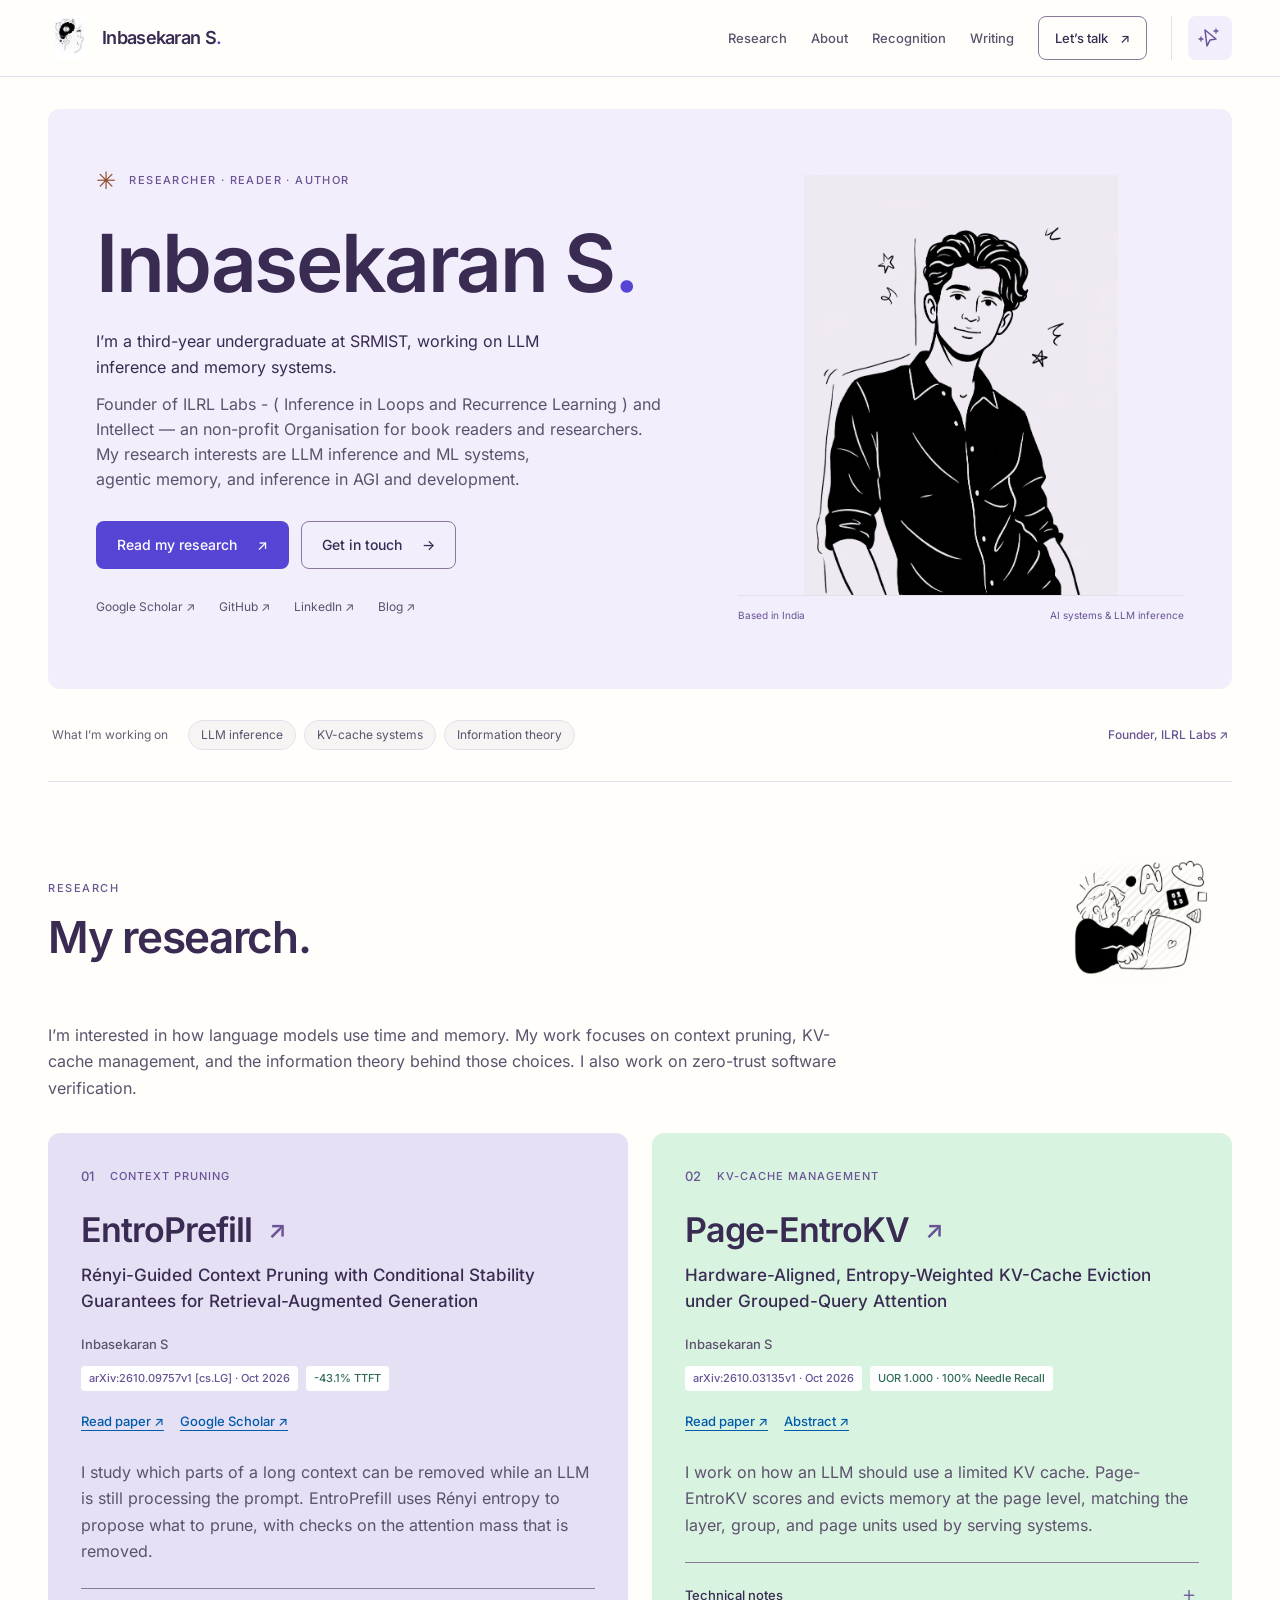
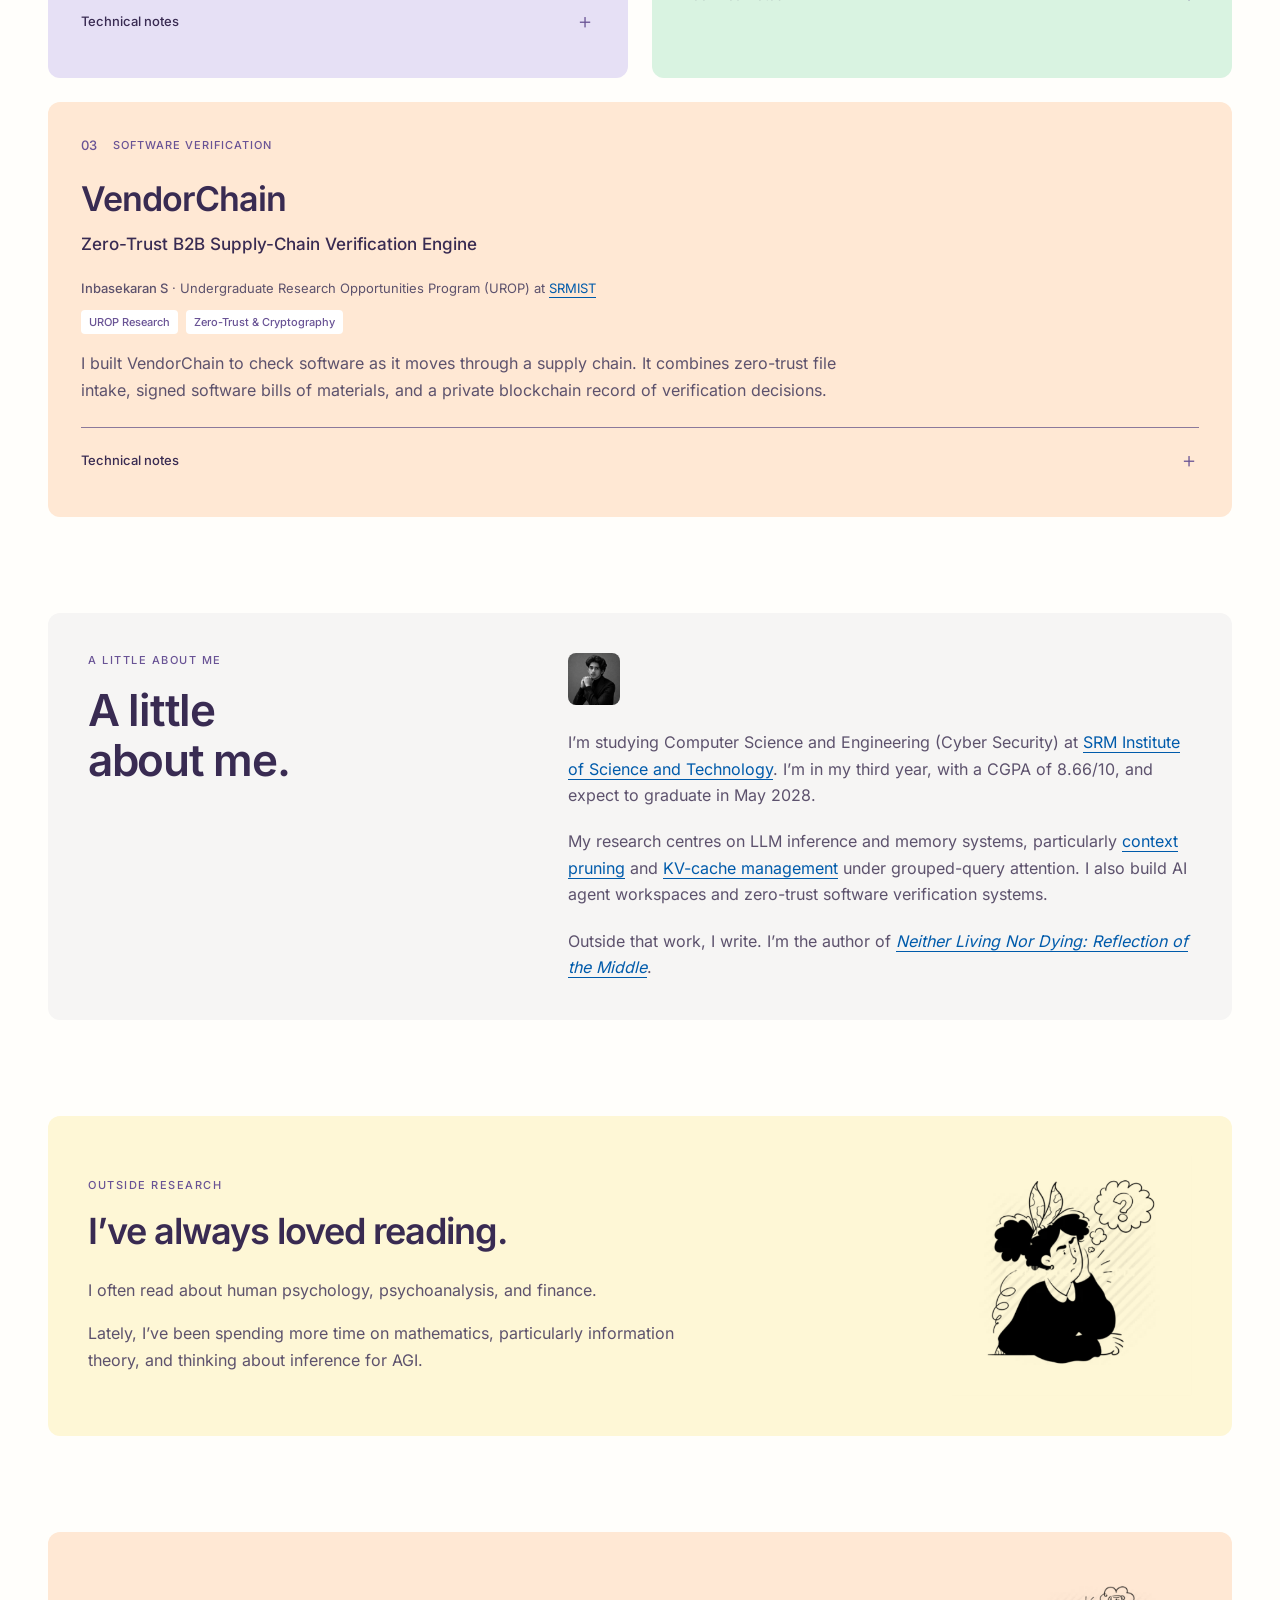
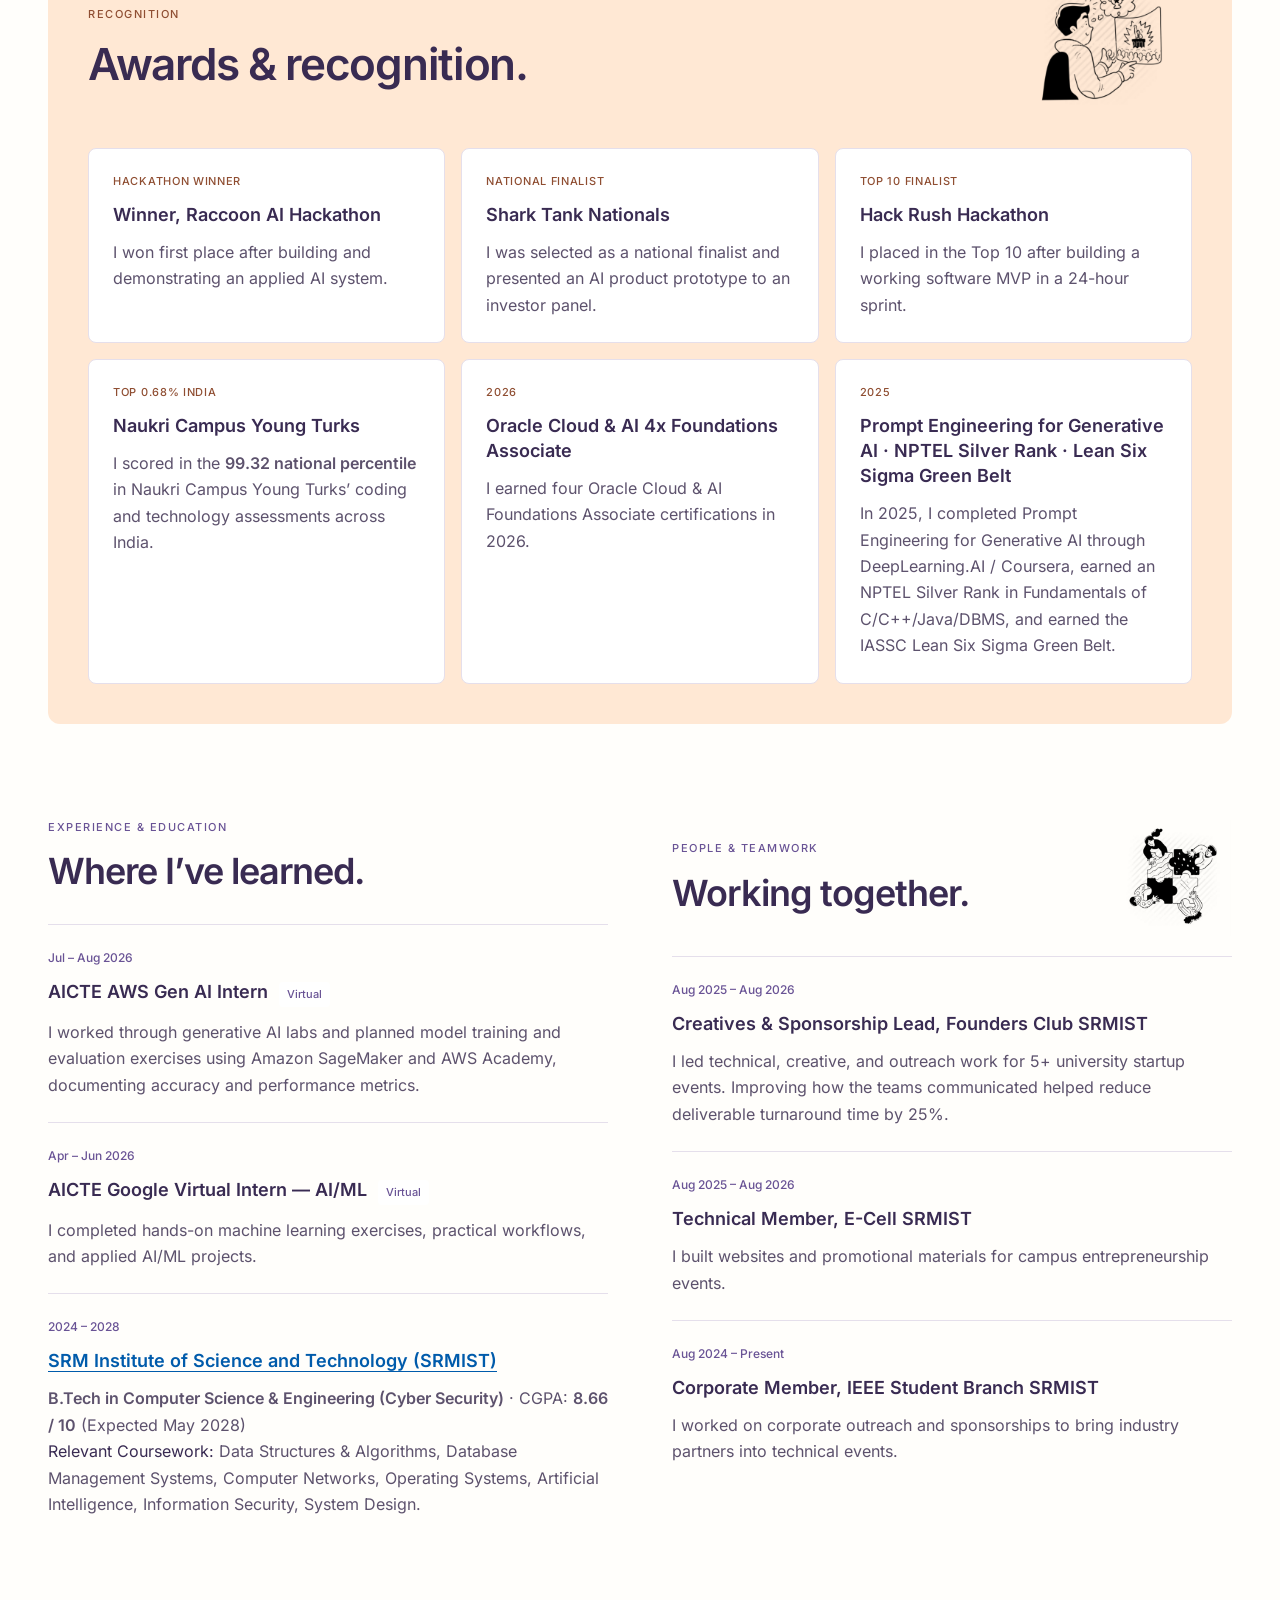
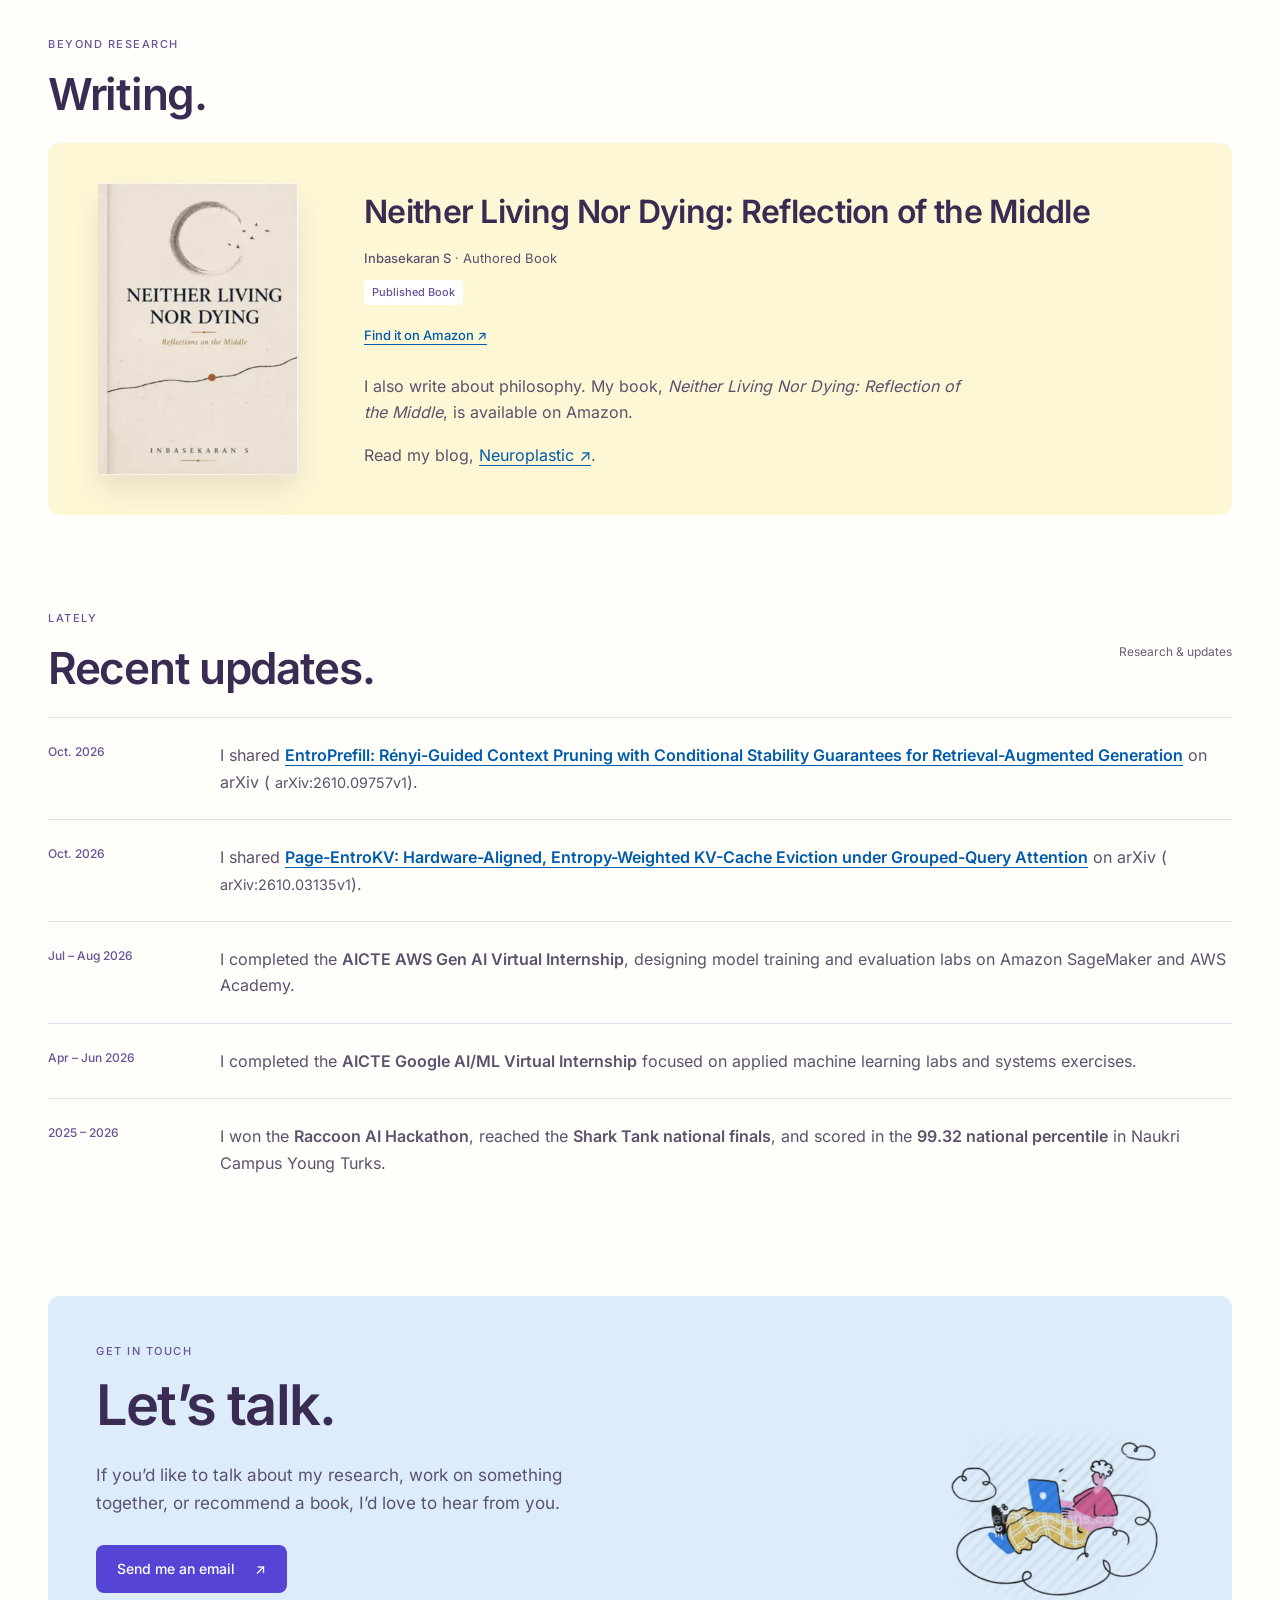
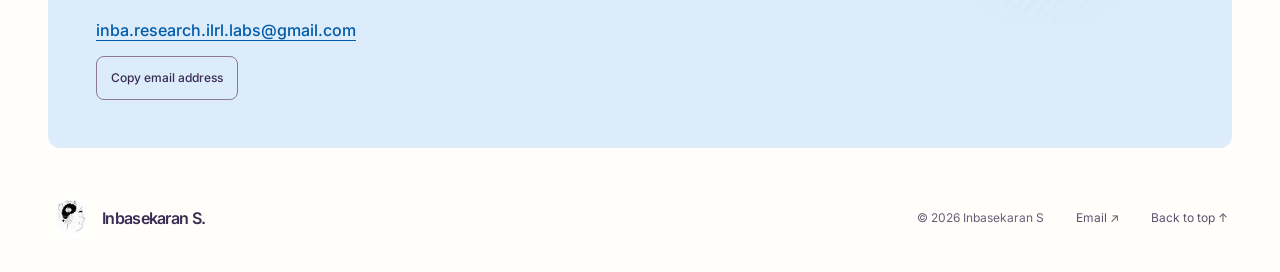
<file: index.html>
<!DOCTYPE html>
<html data-theme="light" lang="en">
<head>
<meta charset="utf-8"/>
<meta name="google-site-verification" content="I4Ww28groahnDkwj00NdUKUZlXDuy_X_5llXI1neSXU" />
<meta content="width=device-width, initial-scale=1.0" name="viewport"/>
<title> Inbasekaran S — AI Systems &amp; LLM Inference Researcher | inbasekaran.com </title>
<meta content="Personal academic and research portfolio of Inbasekaran S — Computer Science &amp; Engineering (Cyber Security) researcher at SRMIST focusing on LLM inference efficiency, Rényi-guided context pruning (EntroPrefill), hardware-aligned KV-cache management (Page-EntroKV), and zero-trust systems." name="description"/>
<link href="https://inbasekaran.com/" rel="canonical"/>
<link as="font" crossorigin="" href="assets/fonts/inter-600.woff2" rel="preload" type="font/woff2"/>
<link as="font" crossorigin="" href="assets/fonts/inter-400.woff2" rel="preload" type="font/woff2"/>
<link href="assets/studio.css?v=20261029-restored1" rel="stylesheet"/>
<link href="assets/brand/favicon-32.png" rel="icon" sizes="32x32" type="image/png"/>
<link href="assets/brand/favicon-64.png" rel="icon" sizes="64x64" type="image/png"/>
</head>
<body>
<a class="skip-link" href="#top">Skip to content</a>
<header class="site-header">
<div class="nav-container">
<a class="brand" href="#top"><img alt="" decoding="async" height="44" src="assets/brand/inbasekaran-mark.png" width="44"/> <span>Inbasekaran S<span class="brand-dot">.</span></span></a> <button aria-controls="primary-nav" aria-expanded="false" class="menu-toggle" type="button"> Menu <span aria-hidden="true"> ☰ </span> </button>
<nav aria-label="Primary navigation" class="nav-links" id="primary-nav">
<a href="#research">Research</a> <a href="#about">About</a> <a href="#awards">Recognition</a> <a href="#writing">Writing</a> <a class="nav-contact" href="#contact">Let’s talk <span aria-hidden="true"> ↗ </span></a>
</nav>
<div class="appearance-controls">
<button aria-label="Turn off cursor effect" aria-pressed="true" class="cursor-toggle" id="cursor-toggle" title="Turn off cursor effect" type="button"> <svg aria-hidden="true" fill="none" viewbox="0 0 24 24"> <path d="m7 4 11 9-6 1-3 6z" stroke="currentColor" stroke-linejoin="round" stroke-width="1.5"> </path> <path d="M18 3v4m-2-2h4M3 11v4m-2-2h4" stroke="currentColor" stroke-linecap="round" stroke-width="1.3"> </path> </svg> <span class="sr-only"> Cursor effect </span> </button>
</div>
</div>
</header>
<main id="top">
<section aria-labelledby="hero-heading" class="hero">
<div class="hero-copy">
<p class="hero-kicker">
<span aria-hidden="true" class="tiny-star"> ✳ </span> RESEARCHER · READER · AUTHOR 
</p>
<h1 id="hero-heading">
Inbasekaran S<span>.</span>
</h1>
<p class="hero-intro">
 I’m a third-year undergraduate at SRMIST, working on LLM inference and memory systems. 
</p>
 <p>
   Founder of ILRL Labs - ( Inference in Loops and Recurrence Learning ) and Intellect — an non-profit Organisation for book readers and researchers.
 </p>
<p class="hero-detail">
 My research interests are LLM inference and ML systems, agentic memory, and inference in AGI and development.
</p>
<div class="hero-actions">
<a class="button" href="#research">Read my research <span aria-hidden="true"> ↗ </span></a> <a class="button button-secondary" href="#contact">Get in touch <span aria-hidden="true"> → </span></a>
</div>
<div aria-label="Social profiles" class="social-row">
<a href="https://scholar.google.com/citations?user=kNn4OZIAAAAJ&amp;hl=en" rel="noopener" target="_blank">Google Scholar ↗</a> <a href="https://github.com/bruce12-glitch" rel="noopener" target="_blank">GitHub ↗</a> <a href="https://www.linkedin.com/in/inbasekaran-s-106a90383/" rel="noopener" target="_blank">LinkedIn ↗</a> <a href="https://bruce12-glitch.github.io/Neuroplastic/" rel="noopener" target="_blank">Blog ↗</a>
</div>
</div>
<div class="hero-visual">
<figure class="illustrated-profile">
<img alt="Hand-drawn portrait of Inbasekaran S" decoding="async" fetchpriority="high" height="1024" src="assets/studio/illustrated-portrait.png" width="765"/>
<figcaption>
<span> Based in India </span> <span> AI systems &amp; LLM inference </span>
</figcaption>
</figure>
</div>
</section>
<div class="focus-strip">
<span> What I’m working on </span>
<ul>
<li>
 LLM inference 
</li>
<li>
 KV-cache systems 
</li>
<li>
 Information theory 
</li>
</ul>
<a href="https://bruce12-glitch.github.io/ILRL-Labs/" rel="noopener" target="_blank">Founder, ILRL Labs ↗</a>
</div>
<section class="research-section" id="research">
<div class="section-heading">
<div>
<p class="eyebrow">
 Research 
</p>
<h2 class="section-title">
 My research. 
</h2>
</div>
<figure aria-hidden="true" class="section-art">
<img alt="" decoding="async" height="180" loading="lazy" src="assets/studio/research-sketch.png" width="200"/>
</figure>
</div>
<p class="section-subtitle">
 I’m interested in how language models use time and memory. My work focuses on context pruning, KV-cache management, and the information theory behind those choices. I also work on zero-trust software verification. 
</p>
<div class="entry-list">
<article class="entry-card project-1">
<div class="entry-body">
<p class="paper-category">
<span> 01 </span> CONTEXT PRUNING 
</p>
<h3 class="entry-title">
<a aria-label="Read EntroPrefill: Rényi-Guided Context Pruning with Conditional Stability Guarantees for Retrieval-Augmented Generation" href="https://arxiv.org/html/2610.09757v1" rel="noopener" target="_blank">EntroPrefill <span aria-hidden="true"> ↗ </span></a>
</h3>
<p class="paper-subtitle">
 Rényi-Guided Context Pruning with Conditional Stability Guarantees for Retrieval-Augmented Generation 
</p>
<div class="entry-authors">
<strong>Inbasekaran S</strong>
</div>
<div class="entry-meta">
<span class="badge"> arXiv:2610.09757v1 [cs.LG] · Oct 2026 </span> <span class="badge badge-highlight"> -43.1% TTFT </span> <span class="paper-links"> <a href="https://arxiv.org/html/2610.09757v1" rel="noopener" target="_blank">Read paper ↗</a> <a href="https://scholar.google.com/citations?user=kNn4OZIAAAAJ&amp;hl=en&amp;authuser=5" rel="noopener" target="_blank">Google Scholar ↗</a> </span>
</div>
<p class="entry-desc">
 I study which parts of a long context can be removed while an LLM is still processing the prompt. EntroPrefill uses Rényi entropy to propose what to prune, with checks on the attention mass that is removed. 
</p>
<details class="method-details">
<summary>
 Technical notes <span aria-hidden="true"> ＋ </span>
</summary>
<ul class="entry-bullets">
<li>
 I implemented a training-free context-pruning method that reduced time to first token (TTFT) by 43.1% in the reported experiments. 
</li>
<li>
 The scoring uses Order-2 Rényi entropy on GQA-pooled attention, alongside conditional transformer perturbation bounds. 
</li>
</ul>
</details>
</div>
</article>
<article class="entry-card project-2">
<div class="entry-body">
<p class="paper-category">
<span> 02 </span> KV-CACHE MANAGEMENT 
</p>
<h3 class="entry-title">
<a aria-label="Read Page-EntroKV: Hardware-Aligned, Entropy-Weighted KV-Cache Eviction under Grouped-Query Attention" href="https://arxiv.org/html/2610.03135v1" rel="noopener" target="_blank">Page-EntroKV <span aria-hidden="true"> ↗ </span></a>
</h3>
<p class="paper-subtitle">
 Hardware-Aligned, Entropy-Weighted KV-Cache Eviction under Grouped-Query Attention 
</p>
<div class="entry-authors">
<strong>Inbasekaran S</strong>
</div>
<div class="entry-meta">
<span class="badge"> arXiv:2610.03135v1 · Oct 2026 </span> <span class="badge badge-highlight"> UOR 1.000 · 100% Needle Recall </span> <span class="paper-links"> <a href="https://arxiv.org/html/2610.03135v1" rel="noopener" target="_blank">Read paper ↗</a> <a href="https://arxiv.org/abs/2610.03135" rel="noopener" target="_blank">Abstract ↗</a> </span>
</div>
<p class="entry-desc">
 I work on how an LLM should use a limited KV cache. Page-EntroKV scores and evicts memory at the page level, matching the layer, group, and page units used by serving systems. 
</p>
<details class="method-details">
<summary>
 Technical notes <span aria-hidden="true"> ＋ </span>
</summary>
<ul class="entry-bullets">
<li>
 The framework keeps the Union Overhead Ratio (UOR) at 1.000. Head-independent replay used up to 4.75×–5.1× as much cache on Qwen2.5-1.5B-Instruct. 
</li>
<li>
 It removes a 13× attention-sink masquerade and reaches 100% needle recall at a 20% KV budget in the reported test; arithmetic-mean pooling reaches 0%. 
</li>
<li>
 Page allocation uses Rényi-2 collision entropy and Hamilton–Hare largest-remainder rounding. 
</li>
</ul>
</details>
</div>
</article>
<article class="entry-card project-3">
<div class="entry-body">
<p class="paper-category">
<span> 03 </span> SOFTWARE VERIFICATION 
</p>
<h3 class="entry-title">
 VendorChain 
</h3>
<p class="paper-subtitle">
 Zero-Trust B2B Supply-Chain Verification Engine 
</p>
<div class="entry-authors">
<strong>Inbasekaran S</strong> · Undergraduate Research Opportunities Program (UROP) at <a href="https://www.srmist.edu.in/" rel="noopener" target="_blank">SRMIST</a>
</div>
<div class="entry-meta">
<span class="badge"> UROP Research </span> <span class="badge"> Zero-Trust &amp; Cryptography </span>
</div>
<p class="entry-desc">
 I built VendorChain to check software as it moves through a supply chain. It combines zero-trust file intake, signed software bills of materials, and a private blockchain record of verification decisions. 
</p>
<details class="method-details">
<summary>
 Technical notes <span aria-hidden="true"> ＋ </span>
</summary>
<ul class="entry-bullets">
<li>
 I built a NIST SP 800-207-aligned intake pipeline with binary magic-byte validation, AES-256-GCM envelope encryption, and in-memory zeroing. 
</li>
<li>
 I used Syft to extract CycloneDX software bills of materials and Cosign to sign them, so an artifact’s origin and integrity can be checked. 
</li>
<li>
 I deployed a private Hyperledger Fabric network with Go chaincode to record SHA-256 artifact hashes, policy decisions, and timestamps. 
</li>
</ul>
</details>
</div>
</article>
</div>
</section>
<section aria-labelledby="about-heading" class="about-strip" id="about">
<div>
<p class="eyebrow">
 A little about me 
</p>
<h2 id="about-heading">
 A little <br/> about me. 
</h2>
</div>
<div class="hero-bio">
<div class="bio-byline">
<img alt="Portrait of Inbasekaran S" decoding="async" height="64" loading="lazy" src="assets/inbasekaran-portrait.jpg" width="64"/> 
</div>
<p>
 I’m studying Computer Science and Engineering (Cyber Security) at <a href="https://www.srmist.edu.in/" rel="noopener" target="_blank">SRM Institute of Science and Technology</a>. I’m in my third year, with a CGPA of 8.66/10, and expect to graduate in May 2028. 
</p>
<p>
 My research centres on LLM inference and memory systems, particularly <a href="https://arxiv.org/html/2610.09757v1" rel="noopener" target="_blank">context pruning</a> and <a href="https://arxiv.org/html/2610.03135v1" rel="noopener" target="_blank">KV-cache management</a> under grouped-query attention. I also build AI agent workspaces and zero-trust software verification systems. 
</p>
<p>
 Outside that work, I write. I’m the author of <a href="https://a.co/d/08D406kn" rel="noopener" target="_blank"><em>Neither Living Nor Dying: Reflection of the Middle</em></a>. 
</p>
</div>
</section>
<section aria-labelledby="personal-heading" class="personal-section">
<div class="personal-copy">
<p class="eyebrow">
 Outside research 
</p>
<h2 id="personal-heading">
 I’ve always loved reading. 
</h2>
<p>
I often read about human psychology, psychoanalysis, and finance.
</p>
<p>
Lately, I’ve been spending more time on mathematics, particularly information theory, and thinking about inference for AGI.
</p>
</div>
<figure aria-hidden="true" class="personal-art">
<img alt="" decoding="async" height="180" loading="lazy" src="assets/studio/thinking.png" width="200"/>
</figure>
</section>
<section id="awards">
<div class="section-heading">
<div>
<p class="eyebrow">
 Recognition 
</p>
<h2 class="section-title">
 Awards &amp; recognition. 
</h2>
</div>
<figure aria-hidden="true" class="section-art">
<img alt="" decoding="async" height="180" loading="lazy" src="assets/studio/recognition.png" width="200"/>
</figure>
</div>
<div class="timeline-list">
<div class="timeline-row">
<div class="timeline-period">
 Hackathon Winner 
</div>
<div class="timeline-main">
<div class="timeline-title">
 Winner, Raccoon AI Hackathon 
</div>
<div class="timeline-sub">
 I won first place after building and demonstrating an applied AI system. 
</div>
</div>
</div>
<div class="timeline-row">
<div class="timeline-period">
 National Finalist 
</div>
<div class="timeline-main">
<div class="timeline-title">
 Shark Tank Nationals 
</div>
<div class="timeline-sub">
 I was selected as a national finalist and presented an AI product prototype to an investor panel. 
</div>
</div>
</div>
<div class="timeline-row">
<div class="timeline-period">
 Top 10 Finalist 
</div>
<div class="timeline-main">
<div class="timeline-title">
 Hack Rush Hackathon 
</div>
<div class="timeline-sub">
 I placed in the Top 10 after building a working software MVP in a 24-hour sprint. 
</div>
</div>
</div>
<div class="timeline-row">
<div class="timeline-period">
 Top 0.68% India 
</div>
<div class="timeline-main">
<div class="timeline-title">
 Naukri Campus Young Turks 
</div>
<div class="timeline-sub">
 I scored in the <strong>99.32 national percentile</strong> in Naukri Campus Young Turks’ coding and technology assessments across India. 
</div>
</div>
</div>
<div class="timeline-row">
<div class="timeline-period">
 2026 
</div>
<div class="timeline-main">
<div class="timeline-title">
 Oracle Cloud &amp; AI 4x Foundations Associate 
</div>
<div class="timeline-sub">
 I earned four Oracle Cloud &amp; AI Foundations Associate certifications in 2026. 
</div>
</div>
</div>
<div class="timeline-row">
<div class="timeline-period">
 2025 
</div>
<div class="timeline-main">
<div class="timeline-title">
 Prompt Engineering for Generative AI · NPTEL Silver Rank · Lean Six Sigma Green Belt 
</div>
<div class="timeline-sub">
 In 2025, I completed Prompt Engineering for Generative AI through DeepLearning.AI / Coursera, earned an NPTEL Silver Rank in Fundamentals of C/C++/Java/DBMS, and earned the IASSC Lean Six Sigma Green Belt. 
</div>
</div>
</div>
</div>
</section>
<div class="experience-service">
<section id="experience">
<p class="eyebrow">
 Experience &amp; education 
</p>
<h2 class="section-title">
 Where I’ve learned. 
</h2>
<div class="timeline-list">
<div class="timeline-row">
<div class="timeline-period">
 Jul – Aug 2026 
</div>
<div class="timeline-main">
<div class="timeline-title">
 AICTE AWS Gen AI Intern <span class="badge" style="margin-left:0.35rem;"> Virtual </span>
</div>
<div class="timeline-sub">
 I worked through generative AI labs and planned model training and evaluation exercises using Amazon SageMaker and AWS Academy, documenting accuracy and performance metrics. 
</div>
</div>
</div>
<div class="timeline-row">
<div class="timeline-period">
 Apr – Jun 2026 
</div>
<div class="timeline-main">
<div class="timeline-title">
 AICTE Google Virtual Intern — AI/ML <span class="badge" style="margin-left:0.35rem;"> Virtual </span>
</div>
<div class="timeline-sub">
 I completed hands-on machine learning exercises, practical workflows, and applied AI/ML projects. 
</div>
</div>
</div>
<div class="timeline-row" id="education">
<div class="timeline-period">
 2024 – 2028 
</div>
<div class="timeline-main">
<div class="timeline-title">
<a href="https://www.srmist.edu.in/" rel="noopener" target="_blank">SRM Institute of Science and Technology (SRMIST)</a>
</div>
<div class="timeline-sub">
<strong>B.Tech in Computer Science &amp; Engineering (Cyber Security)</strong> · CGPA: <strong>8.66 / 10</strong> (Expected May 2028) <br/> <em>Relevant Coursework:</em> Data Structures &amp; Algorithms, Database Management Systems, Computer Networks, Operating Systems, Artificial Intelligence, Information Security, System Design. 
</div>
</div>
</div>
</div>
</section>
<section id="service">
<div class="section-heading team-heading">
<div>
<p class="eyebrow">
 People &amp; teamwork 
</p>
<h2 class="section-title">
 Working together. 
</h2>
</div>
<figure aria-hidden="true" class="section-art">
<img alt="" decoding="async" height="180" loading="lazy" src="assets/studio/teamwork.png" width="200"/>
</figure>
</div>
<div class="timeline-list">
<div class="timeline-row">
<div class="timeline-period">
 Aug 2025 – Aug 2026 
</div>
<div class="timeline-main">
<div class="timeline-title">
 Creatives &amp; Sponsorship Lead, Founders Club SRMIST 
</div>
<div class="timeline-sub">
 I led technical, creative, and outreach work for 5+ university startup events. Improving how the teams communicated helped reduce deliverable turnaround time by 25%. 
</div>
</div>
</div>
<div class="timeline-row">
<div class="timeline-period">
 Aug 2025 – Aug 2026 
</div>
<div class="timeline-main">
<div class="timeline-title">
 Technical Member, E-Cell SRMIST 
</div>
<div class="timeline-sub">
 I built websites and promotional materials for campus entrepreneurship events. 
</div>
</div>
</div>
<div class="timeline-row">
<div class="timeline-period">
 Aug 2024 – Present 
</div>
<div class="timeline-main">
<div class="timeline-title">
 Corporate Member, IEEE Student Branch SRMIST 
</div>
<div class="timeline-sub">
 I worked on corporate outreach and sponsorships to bring industry partners into technical events. 
</div>
</div>
</div>
</div>
</section>
</div>
<section id="writing">
<div class="section-heading">
<div>
<p class="eyebrow">
 Beyond research 
</p>
<h2 class="section-title">
 Writing. 
</h2>
</div>
</div>
<div class="entry-list">
<article class="entry-card">
<div class="entry-thumb">
<a class="book-cover" href="https://a.co/d/08D406kn" rel="noopener" target="_blank"><img alt="Book cover for Neither Living Nor Dying: Reflections on the Middle by Inbasekaran S" decoding="async" height="438" loading="lazy" src="assets/neither-living-nor-dying-cover.webp" width="300"/></a>
</div>
<div class="entry-body">
<h3 class="entry-title">
<a href="https://a.co/d/08D406kn" rel="noopener" target="_blank">Neither Living Nor Dying: Reflection of the Middle</a>
</h3>
<div class="entry-authors">
<strong>Inbasekaran S</strong> · Authored Book 
</div>
<div class="entry-meta">
<span class="badge"> Published Book </span> <span class="paper-links"> <a href="https://a.co/d/08D406kn" rel="noopener" target="_blank">Find it on Amazon ↗</a> </span>
</div>
<p class="entry-desc">
I also write about philosophy. My book, <em>Neither Living Nor Dying: Reflection of the Middle</em>, is available on Amazon.
</p>
<p class="entry-desc">
Read my blog, <a href="https://bruce12-glitch.github.io/Neuroplastic/" rel="noopener" target="_blank">Neuroplastic ↗</a>.
</p>
</div>
</article>
</div>
</section>
<section id="updates">
<div class="section-heading compact">
<div>
<p class="eyebrow">
 Lately 
</p>
<h2 class="section-title">
 Recent updates. 
</h2>
</div>
<span class="section-note"> Research &amp; updates </span>
</div>
<ul class="updates-list">
<li class="update-item">
<span class="update-date"> Oct. 2026 </span> <span> I shared <a href="https://arxiv.org/html/2610.09757v1" rel="noopener" target="_blank"><strong>EntroPrefill: Rényi-Guided Context Pruning with Conditional Stability Guarantees for Retrieval-Augmented Generation</strong></a> on arXiv ( <code>arXiv:2610.09757v1</code>). </span>
</li>
<li class="update-item">
<span class="update-date"> Oct. 2026 </span> <span> I shared <a href="https://arxiv.org/html/2610.03135v1" rel="noopener" target="_blank"><strong>Page-EntroKV: Hardware-Aligned, Entropy-Weighted KV-Cache Eviction under Grouped-Query Attention</strong></a> on arXiv ( <code>arXiv:2610.03135v1</code>). </span>
</li>
<li class="update-item">
<span class="update-date"> Jul – Aug 2026 </span> <span> I completed the <strong>AICTE AWS Gen AI Virtual Internship</strong>, designing model training and evaluation labs on Amazon SageMaker and AWS Academy. </span>
</li>
<li class="update-item">
<span class="update-date"> Apr – Jun 2026 </span> <span> I completed the <strong>AICTE Google AI/ML Virtual Internship</strong> focused on applied machine learning labs and systems exercises. </span>
</li>
<li class="update-item">
<span class="update-date"> 2025 – 2026 </span> <span>I won the <strong>Raccoon AI Hackathon</strong>, reached the <strong>Shark Tank national finals</strong>, and scored in the <strong>99.32 national percentile</strong> in Naukri Campus Young Turks.</span>
</li>
</ul>
</section>
<section aria-labelledby="contact-heading" class="contact" id="contact">
<div class="contact-copy">
<p class="eyebrow">
 Get in touch 
</p>
<h2 id="contact-heading">
 Let’s talk. 
</h2>
<p>
 If you’d like to talk about my research, work on something together, or recommend a book, I’d love to hear from you. 
</p>
<a class="button" href="mailto:inba.research.ilrl.labs@gmail.com">Send me an email <span aria-hidden="true"> ↗ </span></a> <a class="contact-email" href="mailto:inba.research.ilrl.labs@gmail.com">inba.research.ilrl.labs@gmail.com</a> <button aria-live="polite" class="copy-email-btn" data-email="inba.research.ilrl.labs@gmail.com" type="button"> Copy email address </button>
</div>
<figure aria-hidden="true" class="contact-art">
<img alt="" decoding="async" height="180" loading="lazy" src="assets/studio/contact.png" width="200"/>
</figure>
</section>
<footer>
<a class="brand" href="#top"><img alt="" decoding="async" height="44" src="assets/brand/inbasekaran-mark.png" width="44"/> <span> Inbasekaran S. </span></a>
<p>
 © 2026 Inbasekaran S 
</p>
<a href="mailto:inba.research.ilrl.labs@gmail.com">Email ↗</a> <a href="#top">Back to top ↑</a>
</footer>
</main>
<div aria-hidden="true" class="cursor-halo">
</div>
<script defer="" src="assets/studio.js?v=20261029-restored1">
</script>
</body>
</html>
</file>
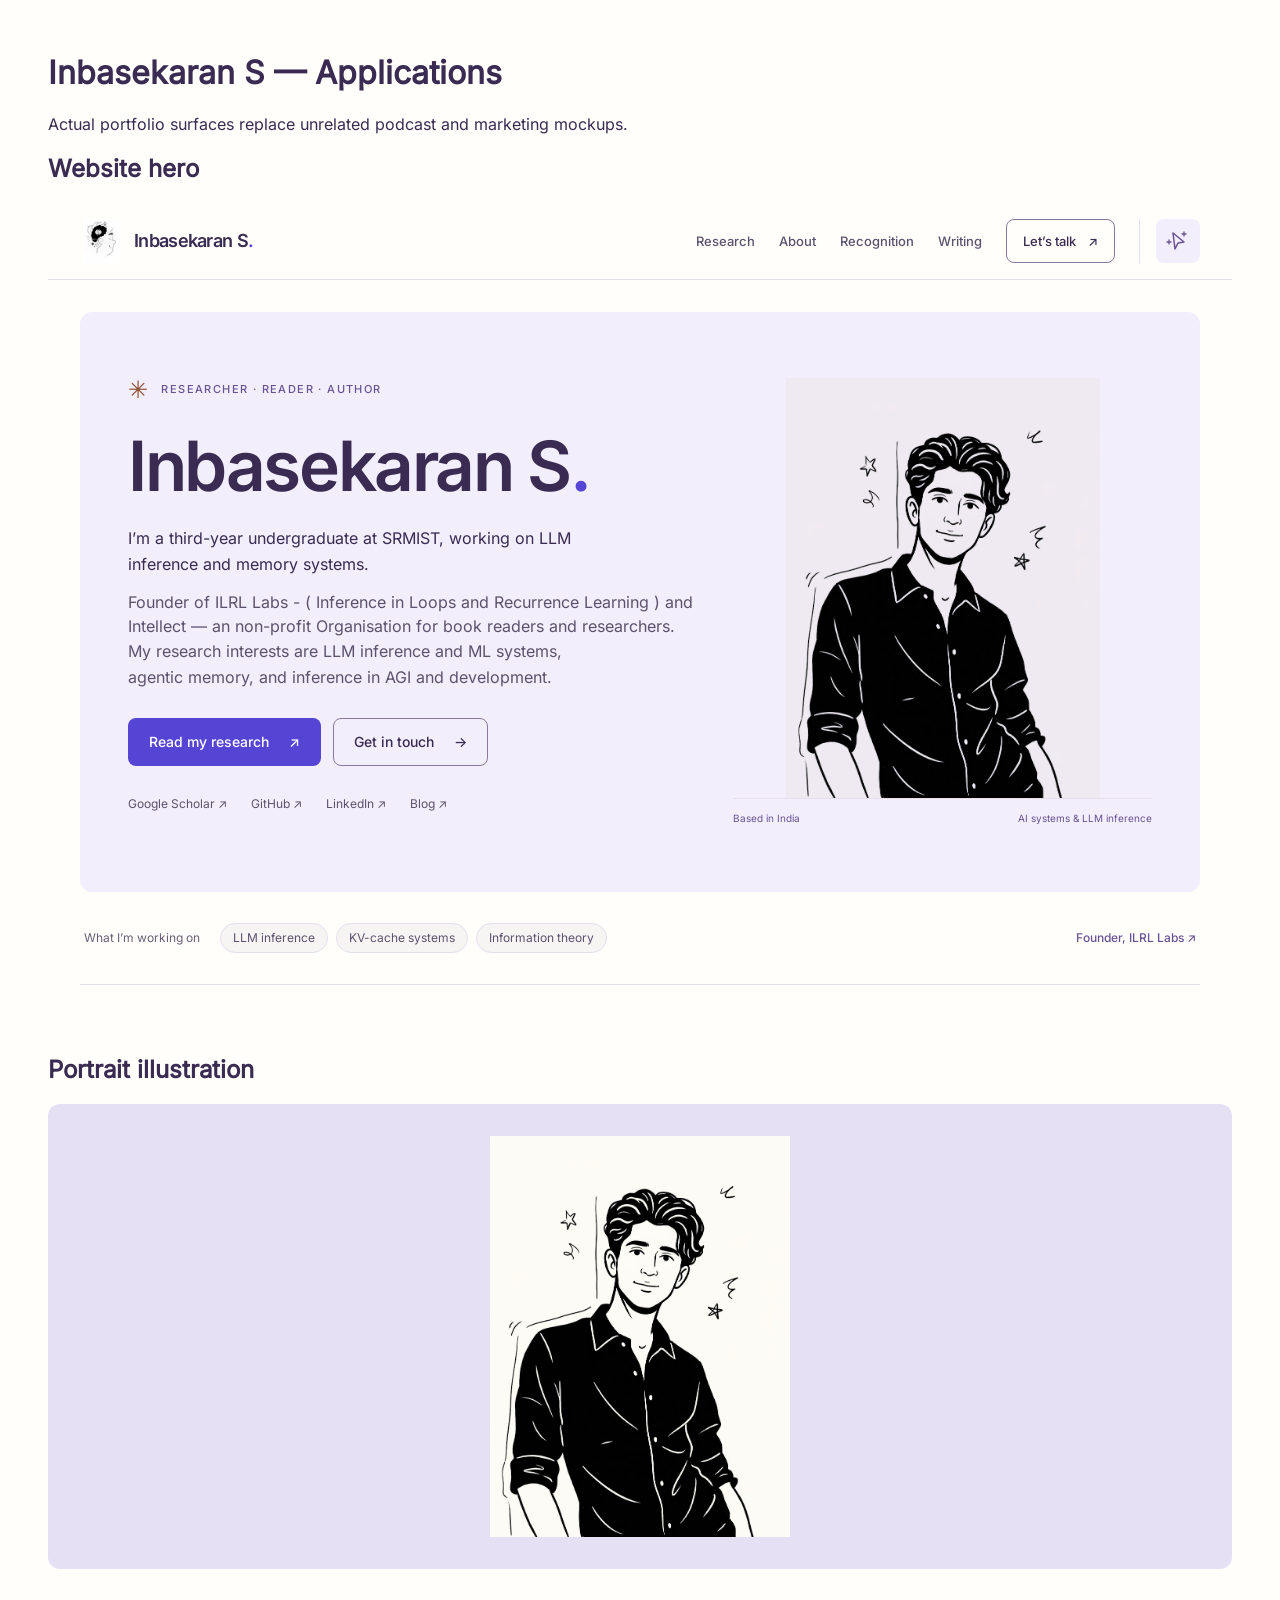
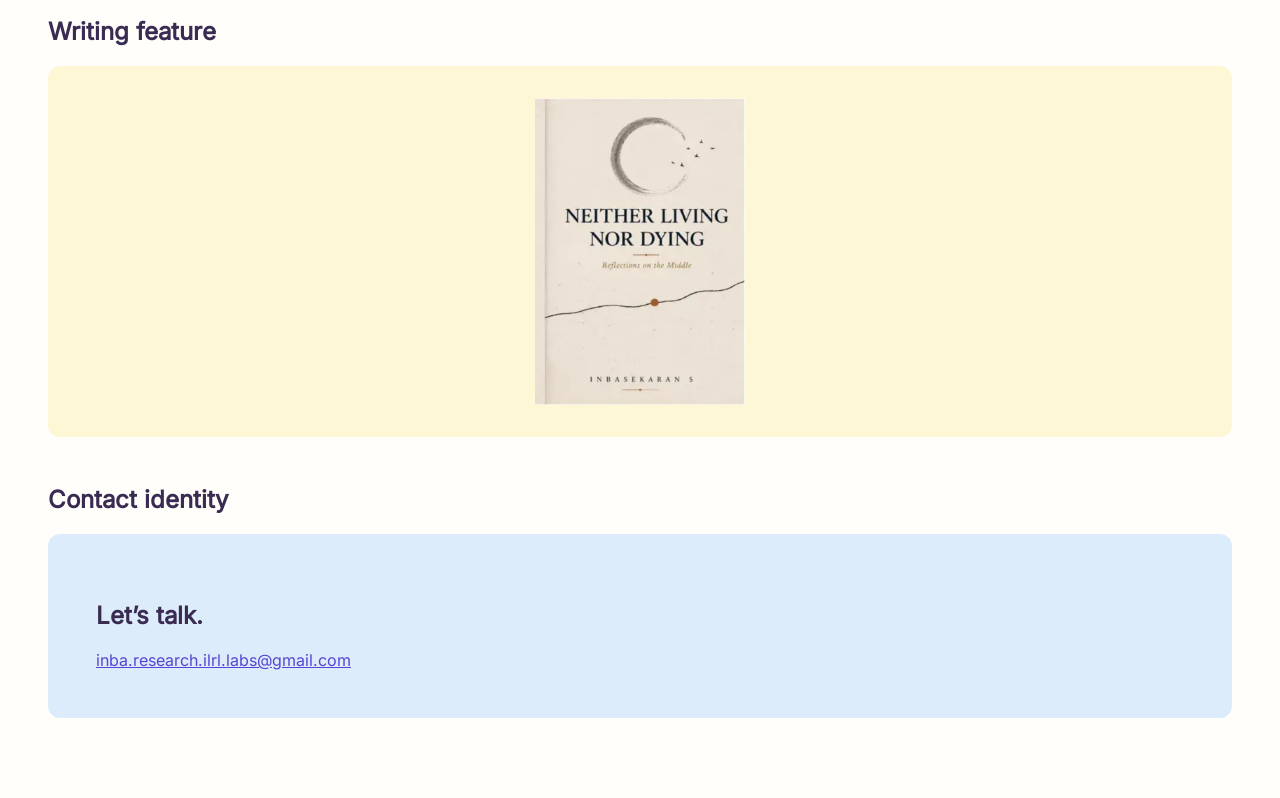
<file: brand-system/applications.html>
<!doctype html><html lang="en"><meta charset="utf-8"><meta name="viewport" content="width=device-width,initial-scale=1"><title>Inbasekaran S — Design applications</title><style>
/* Token snapshot, generated 2026-10-24; regenerate with palette.json/type.css/space.css. */
:root{--ground:#fffefb;--ink:#392b52;--lilac:#e6e0f5;--sky:#dcecfa;--yellow:#fef7d6;--signal:#5645d4;--white:#fff;--space-4:1rem;--space-6:2rem;--space-8:3rem;--font-body:Inter,sans-serif;--font-display:Inter,sans-serif;--radius:12px;--page-max:1184px;--hero-height:800px;--portrait-max:300px;--cover-max:210px} @font-face{font-family:Inter;src:url('../assets/fonts/inter-400.woff2')}body{margin:auto;max-width:var(--page-max);padding:var(--space-6);background:var(--ground);color:var(--ink);font-family:var(--font-body)}section{margin-bottom:var(--space-8)}iframe{width:100%;height:var(--hero-height);border:0}figure{padding:var(--space-6);background:var(--lilac);border-radius:var(--radius);margin:0}img{display:block;max-width:100%;height:auto}figure.portrait img{max-width:var(--portrait-max);margin:auto}figure.book{background:var(--yellow)}figure.book img{max-width:var(--cover-max);margin:auto}.contact{padding:var(--space-8);background:var(--sky);border-radius:var(--radius)}a{color:var(--signal);overflow-wrap:anywhere}</style><body><h1>Inbasekaran S — Applications</h1><p>Actual portfolio surfaces replace unrelated podcast and marketing mockups.</p><section><h2>Website hero</h2><iframe title="Actual portfolio" src="../index.html"></iframe></section><section><h2>Portrait illustration</h2><figure class="portrait"><img alt="Supplied illustrated portrait" src="../assets/studio/illustrated-portrait.png"></figure></section><section><h2>Writing feature</h2><figure class="book"><img alt="Existing authored book cover" src="../assets/neither-living-nor-dying-cover.webp"></figure></section><section><h2>Contact identity</h2><div class="contact"><h2>Let’s talk.</h2><a href="mailto:inba.research.ilrl.labs@gmail.com">inba.research.ilrl.labs@gmail.com</a></div></section></body></html>
</file>
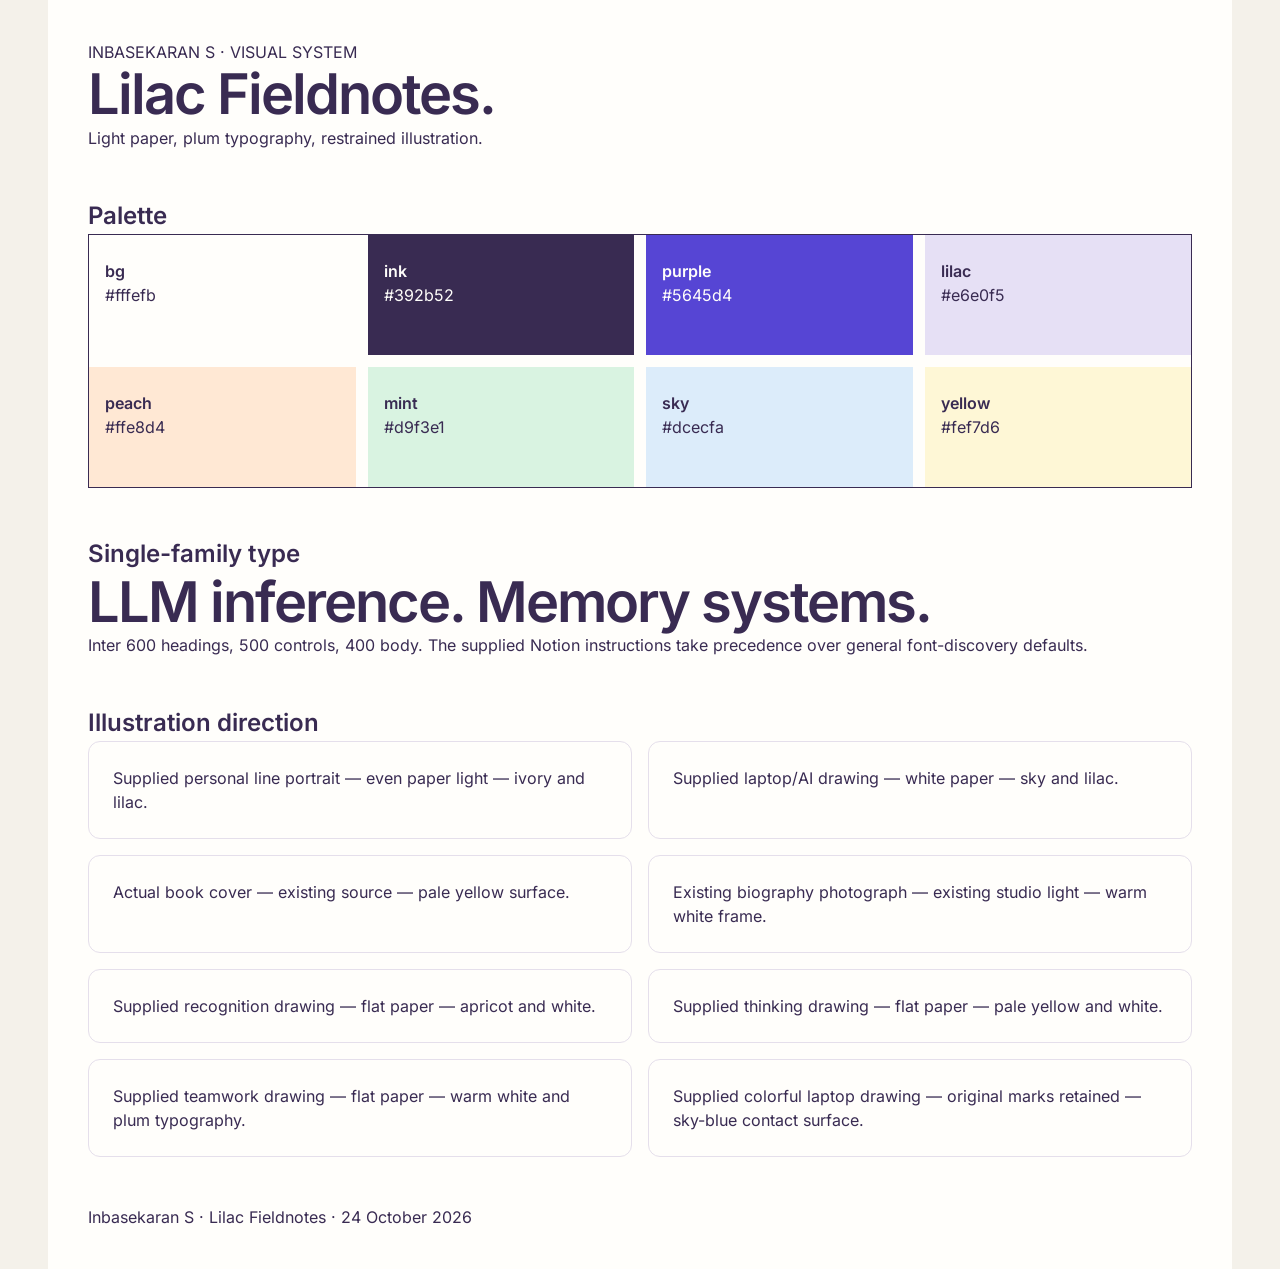
<file: brand-system/moodboard.html>
<!DOCTYPE html>
<html lang="en"><meta charset="utf-8"/><meta content="width=device-width,initial-scale=1" name="viewport"/><title>Inbasekaran S — Lilac Fieldnotes</title><style>/* ============================================================
   moodboard-base.css
   Mandatory base styles for brand-system moodboard HTML.
   Include the full contents of this file in every preview AND
   in the final moodboard.html. The chosen direction's tokens
   override --bg, --ink, --signal, --display-font, --body-font.
   ============================================================ */

* {
    box-sizing: border-box;
    margin: 0;
    padding: 0;
}

:root {
    /* Defaults — direction overrides these inside its own :root scope */
    --bg: #f4f1ea;
    --surface: #ffffff;
    --ink: #14110f;
    --ink-soft: #6e6862;
    --signal: #b04a2c;
    --quiet-1: #d8d2c4;
    --quiet-2: #4a5743;

    --display-font: 'Fraunces', Georgia, serif;
    --body-font: 'Söhne', 'Inter Tight', system-ui, sans-serif;
    --mono-font: 'JetBrains Mono', ui-monospace, monospace;

    /* Type scale — use clamp() everywhere */
    --fs-display: clamp(3rem, 7vw, 6rem);
    --fs-h1:      clamp(2rem, 4.5vw, 3.5rem);
    --fs-h2:      clamp(1.5rem, 3vw, 2.25rem);
    --fs-body:    clamp(1rem, 1.15vw, 1.125rem);
    --fs-small:   clamp(0.75rem, 0.9vw, 0.875rem);
    --fs-mono:    clamp(0.7rem, 0.85vw, 0.8125rem);

    /* Spacing */
    --gutter: clamp(1.5rem, 3vw, 2.5rem);
    --section-gap: clamp(2.5rem, 6vw, 5rem);
    --card-radius: 6px;
}

html, body {
    background: var(--bg);
    color: var(--ink);
    font-family: var(--body-font);
    font-size: var(--fs-body);
    line-height: 1.5;
    -webkit-font-smoothing: antialiased;
    text-rendering: optimizeLegibility;
}

body {
    padding: var(--gutter);
    min-height: 100vh;
    min-height: 100dvh;
}

/* ============================================================
   LAYOUT — moodboard sections stack vertically; each section
   has clear hierarchy and breathes. Maximum width keeps it
   readable on wide monitors.
   ============================================================ */

.moodboard {
    max-width: 1280px;
    margin: 0 auto;
    display: flex;
    flex-direction: column;
    gap: var(--section-gap);
}

.section {
    display: flex;
    flex-direction: column;
    gap: var(--gutter);
}

.section-label {
    font-family: var(--mono-font);
    font-size: var(--fs-mono);
    text-transform: uppercase;
    letter-spacing: 0.12em;
    color: var(--ink-soft);
}

/* ============================================================
   MASTHEAD
   ============================================================ */

.masthead {
    display: flex;
    flex-direction: column;
    gap: 0.5rem;
    padding-bottom: var(--gutter);
    border-bottom: 1px solid var(--ink);
}

.masthead .direction-name {
    font-family: var(--display-font);
    font-size: var(--fs-display);
    line-height: 0.95;
    letter-spacing: -0.02em;
}

.masthead .tagline {
    font-family: var(--body-font);
    font-size: var(--fs-h2);
    color: var(--ink-soft);
    max-width: 32ch;
    line-height: 1.25;
}

.masthead .meta {
    display: flex;
    justify-content: space-between;
    align-items: baseline;
    margin-top: var(--gutter);
    font-family: var(--mono-font);
    font-size: var(--fs-mono);
    text-transform: uppercase;
    letter-spacing: 0.12em;
    color: var(--ink-soft);
}

/* ============================================================
   PALETTE STRIP
   ============================================================ */

.palette {
    display: grid;
    grid-template-columns: repeat(auto-fit, minmax(140px, 1fr));
    gap: 0;
    border: 1px solid var(--ink);
}

.swatch {
    aspect-ratio: 1 / 1.2;
    display: flex;
    flex-direction: column;
    justify-content: flex-end;
    padding: 0.75rem;
    color: var(--ink);
    border-right: 1px solid var(--ink);
    background: var(--swatch-color, #fff);
}

.swatch:last-child { border-right: none; }
.swatch.dark { color: var(--bg); }

.swatch .name {
    font-family: var(--mono-font);
    font-size: var(--fs-mono);
    text-transform: uppercase;
    letter-spacing: 0.1em;
}

.swatch .hex {
    font-family: var(--mono-font);
    font-size: var(--fs-small);
    margin-top: 0.25rem;
    opacity: 0.85;
}

/* ============================================================
   TYPOGRAPHY SPECIMEN
   ============================================================ */

.specimen {
    display: grid;
    grid-template-columns: 1fr;
    gap: var(--gutter);
}

@media (min-width: 720px) {
    .specimen { grid-template-columns: 1.2fr 1fr; }
}

.specimen .display-sample {
    font-family: var(--display-font);
    font-size: clamp(4rem, 11vw, 9rem);
    line-height: 0.9;
    letter-spacing: -0.03em;
}

.specimen .body-sample {
    font-family: var(--body-font);
    font-size: var(--fs-body);
    line-height: 1.55;
    max-width: 42ch;
    color: var(--ink);
}

.specimen .body-sample em {
    color: var(--signal);
    font-style: italic;
}

.specimen .pair-meta {
    margin-top: 1rem;
    font-family: var(--mono-font);
    font-size: var(--fs-mono);
    text-transform: uppercase;
    letter-spacing: 0.12em;
    color: var(--ink-soft);
}

/* ============================================================
   VOICE SAMPLE
   ============================================================ */

.voice {
    background: var(--surface, var(--quiet-1));
    padding: var(--gutter);
    border-left: 4px solid var(--signal);
}

.voice .tagline {
    font-family: var(--display-font);
    font-size: clamp(1.75rem, 3.5vw, 2.75rem);
    line-height: 1.1;
    letter-spacing: -0.01em;
    margin-bottom: 1rem;
}

.voice .body-copy p {
    font-family: var(--body-font);
    font-size: var(--fs-body);
    line-height: 1.55;
    max-width: 56ch;
}

.voice .body-copy p + p {
    margin-top: 0.6em;
}

/* ============================================================
   IMAGERY REFERENCES — text-described scenes, not stock photos
   Each card: short reference scene + thin palette-anchored bar
   ============================================================ */

.imagery {
    display: grid;
    grid-template-columns: repeat(auto-fit, minmax(220px, 1fr));
    gap: 1px;
    background: var(--ink);
    border: 1px solid var(--ink);
}

.ref-card {
    background: var(--bg);
    padding: var(--gutter);
    display: flex;
    flex-direction: column;
    gap: 0.75rem;
    min-height: 200px;
    position: relative;
}

.ref-card::before {
    content: '';
    position: absolute;
    top: 0; left: 0;
    width: 100%;
    height: 6px;
    background: var(--ref-anchor, var(--signal));
}

.ref-card .ref-num {
    font-family: var(--mono-font);
    font-size: var(--fs-mono);
    color: var(--ink-soft);
    letter-spacing: 0.12em;
}

.ref-card .ref-scene {
    font-family: var(--display-font);
    font-size: clamp(1rem, 1.6vw, 1.25rem);
    line-height: 1.25;
    color: var(--ink);
}

.ref-card .ref-anchor-label {
    margin-top: auto;
    font-family: var(--mono-font);
    font-size: var(--fs-mono);
    text-transform: uppercase;
    letter-spacing: 0.1em;
    color: var(--ink-soft);
}

/* ============================================================
   TEXTURE / MATERIAL CHIPS
   ============================================================ */

.materials {
    display: flex;
    flex-wrap: wrap;
    gap: 0.5rem;
}

.chip {
    font-family: var(--mono-font);
    font-size: var(--fs-mono);
    text-transform: uppercase;
    letter-spacing: 0.12em;
    color: var(--ink);
    padding: 0.5rem 0.85rem;
    border: 1px solid var(--ink);
    border-radius: 999px;
}

/* ============================================================
   FOOTER / DIRECTION BADGE
   ============================================================ */

.footer {
    display: flex;
    justify-content: space-between;
    align-items: center;
    padding-top: var(--gutter);
    border-top: 1px solid var(--ink);
    font-family: var(--mono-font);
    font-size: var(--fs-mono);
    text-transform: uppercase;
    letter-spacing: 0.12em;
    color: var(--ink-soft);
}

.badge {
    border: 1px solid var(--ink);
    padding: 0.4rem 0.75rem;
    color: var(--ink);
}

/* ============================================================
   ACCESSIBILITY
   ============================================================ */

@media (prefers-reduced-motion: reduce) {
    *, *::before, *::after {
        animation-duration: 0.01ms !important;
        transition-duration: 0.01ms !important;
    }
}

@font-face{font-family:Inter;src:url('../assets/fonts/inter-400.woff2');font-weight:400}@font-face{font-family:Inter;src:url('../assets/fonts/inter-600.woff2');font-weight:600}:root{--ground:#fffefb;--ink:#392b52;--signal:#5645d4;--font-display:Inter,sans-serif;--font-body:Inter,sans-serif}body{font-family:var(--font-body);background:var(--ground);color:var(--ink);max-width:1184px;margin:auto;padding:40px}.palette{display:grid;grid-template-columns:repeat(4,1fr);gap:12px}h1{font-size:56px;line-height:1.1;letter-spacing:-2px;font-weight:600}section{margin:48px 0}.refs{display:grid;grid-template-columns:repeat(2,1fr);gap:16px}.refs>div{padding:24px;border:1px solid #e5dfeb;border-radius:12px}@media(max-width:600px){body{padding:24px}h1{font-size:36px}.palette,.refs{grid-template-columns:1fr 1fr}}</style><body><p>INBASEKARAN S · VISUAL SYSTEM</p><h1>Lilac Fieldnotes.</h1><p>Light paper, plum typography, restrained illustration.</p><section><h2>Palette</h2><div class="palette"><div style="background:#fffefb;color:#392b52;padding:24px 16px;min-height:120px"><strong>bg</strong><br/>#fffefb</div><div style="background:#392b52;color:#fffefb;padding:24px 16px;min-height:120px"><strong>ink</strong><br/>#392b52</div><div style="background:#5645d4;color:#fffefb;padding:24px 16px;min-height:120px"><strong>purple</strong><br/>#5645d4</div><div style="background:#e6e0f5;color:#392b52;padding:24px 16px;min-height:120px"><strong>lilac</strong><br/>#e6e0f5</div><div style="background:#ffe8d4;color:#392b52;padding:24px 16px;min-height:120px"><strong>peach</strong><br/>#ffe8d4</div><div style="background:#d9f3e1;color:#392b52;padding:24px 16px;min-height:120px"><strong>mint</strong><br/>#d9f3e1</div><div style="background:#dcecfa;color:#392b52;padding:24px 16px;min-height:120px"><strong>sky</strong><br/>#dcecfa</div><div style="background:#fef7d6;color:#392b52;padding:24px 16px;min-height:120px"><strong>yellow</strong><br/>#fef7d6</div></div></section><section><h2>Single-family type</h2><h1>LLM inference. Memory systems.</h1><p>Inter 600 headings, 500 controls, 400 body. The supplied Notion instructions take precedence over general font-discovery defaults.</p></section><section><h2>Illustration direction</h2><div class="refs"><div>Supplied personal line portrait — even paper light — ivory and lilac.</div><div>Supplied laptop/AI drawing — white paper — sky and lilac.</div><div>Actual book cover — existing source — pale yellow surface.</div><div>Existing biography photograph — existing studio light — warm white frame.</div><div>Supplied recognition drawing — flat paper — apricot and white.</div><div>Supplied thinking drawing — flat paper — pale yellow and white.</div><div>Supplied teamwork drawing — flat paper — warm white and plum typography.</div><div>Supplied colorful laptop drawing — original marks retained — sky-blue contact surface.</div></div></section><footer>Inbasekaran S · Lilac Fieldnotes · 24 October 2026</footer></body></html>
</file>
<file: assets/studio.css>
@font-face{font-family:Inter;font-style:normal;font-weight:400;font-display:swap;src:url(fonts/inter-400.woff2) format('woff2')}
@font-face{font-family:Inter;font-style:normal;font-weight:500;font-display:swap;src:url(fonts/inter-500.woff2) format('woff2')}
@font-face{font-family:Inter;font-style:normal;font-weight:600;font-display:swap;src:url(fonts/inter-600.woff2) format('woff2')}

:root{
  color-scheme:light;
  --bg:#fffefb;--surface:#fff;--surface-soft:#f6f5f4;
  --ink:#392b52;--body:#5d526d;--muted:#6a5f76;--plum:#695395;
  --purple:#5645d4;--purple-pressed:#4534b3;--link:#0075de;--link-surface:#005bab;
  --lilac:#e6e0f5;--lilac-soft:#f2eefb;--peach:#ffe8d4;--mint:#d9f3e1;--sky:#dcecfa;--yellow:#fef7d6;
  --tea:#326b5a;--rust:#8f4e32;--border:#e5dfeb;--control-border:#8b799b;
  --font-display:Inter,sans-serif;--font-body:Inter,sans-serif;
  --radius-sm:4px;--radius-md:8px;--radius-lg:12px;
  --space-1:4px;--space-2:8px;--space-3:12px;--space-4:16px;--space-5:24px;--space-6:32px;--space-8:48px;--space-10:64px;--space-12:96px;
}
*{box-sizing:border-box;margin:0;padding:0}
html{scroll-behavior:smooth;scroll-padding-top:100px}
body{background:var(--bg);color:var(--body);font:400 16px/1.55 var(--font-body);-webkit-font-smoothing:antialiased;overflow-wrap:anywhere}
a{color:var(--link-surface);text-underline-offset:4px;text-decoration-thickness:1px}
a:hover{text-decoration-thickness:2px}
button{font:500 14px/1.3 var(--font-body);cursor:pointer}
button,a,summary{-webkit-tap-highlight-color:transparent}
button:disabled{cursor:default}
img,svg{display:block;max-width:100%}
h1,h2,h3,strong{font-weight:600}
h1,h2,h3{color:var(--ink);font-family:var(--font-display);overflow-wrap:anywhere}
::selection{background:var(--lilac);color:var(--ink)}
:focus-visible{outline:3px solid var(--purple);outline-offset:5px;border-radius:4px}
.sr-only{position:absolute;width:1px;height:1px;padding:0;margin:-1px;overflow:hidden;clip:rect(0,0,0,0);white-space:nowrap;border:0}
.skip-link{position:fixed;top:-80px;left:16px;z-index:100;padding:12px 18px;background:var(--surface);border:1px solid var(--control-border);border-radius:8px}
.skip-link:focus{top:12px}
.site-header{position:sticky;top:0;z-index:30;background:var(--bg);border-bottom:1px solid var(--border)}
.nav-container{max-width:1248px;margin:auto;padding:16px 32px;display:flex;flex-wrap:wrap;align-items:center;gap:24px}
.brand{display:inline-flex;align-items:center;gap:10px;color:var(--ink);font-size:18px;line-height:1.2;font-weight:600;letter-spacing:-.7px;text-decoration:none;flex-shrink:0;max-width:100%}
.brand>span{min-width:0}
.brand>img{width:44px;height:44px;object-fit:contain;flex-shrink:0}
.brand-dot{color:var(--purple)}
.nav-links{margin-left:auto;display:flex;align-items:center;gap:24px}
.nav-links>a{display:inline-flex;align-items:center;gap:12px;min-height:44px;color:var(--body);font-size:13px;font-weight:500;text-decoration:none;white-space:nowrap}
.nav-links>a:hover{color:var(--purple)}
.nav-links>a.nav-contact{padding:0 16px;border:1px solid var(--control-border);border-radius:8px;color:var(--ink)}
.appearance-controls{padding-left:16px;border-left:1px solid var(--border)}
.cursor-toggle{display:grid;place-items:center;width:44px;height:44px;border:0;border-radius:8px;background:transparent;color:var(--plum)}
.cursor-toggle>svg{width:24px;height:24px}
.cursor-toggle:hover,.cursor-toggle[aria-pressed=true]{background:var(--lilac-soft)}
.cursor-toggle[aria-pressed=false]{opacity:.65}
.menu-toggle{display:none}
main{max-width:1248px;margin:auto;padding:0 32px}
section{margin-bottom:96px;scroll-margin-top:100px}
.hero{display:grid;grid-template-columns:minmax(0,1.35fr) minmax(0,1fr);align-items:center;gap:40px;padding:48px;margin:32px 0 0;min-height:580px;border-radius:12px;background:var(--lilac-soft)}
.hero-copy,.hero-visual{min-width:0}
.hero-kicker{display:flex;align-items:center;gap:12px;margin-bottom:28px;font-size:11px;font-weight:500;letter-spacing:1.4px;color:var(--plum)}
.tiny-star{font-size:24px;line-height:1;color:var(--rust)}
.hero h1{font-size:clamp(40px,5.85vw,80px);line-height:1.05;letter-spacing:-2.4px;margin-bottom:24px}
.hero h1>span{color:var(--purple)}
.hero-intro,.hero-detail{max-width:480px;font-size:16px;line-height:1.6}
.hero-intro{color:var(--ink);margin-bottom:12px}
.hero-actions{display:flex;flex-wrap:wrap;gap:12px;margin:28px 0 16px}
.button{display:inline-flex;align-items:center;justify-content:center;gap:20px;padding:12px 20px;min-height:48px;border:1px solid transparent;border-radius:8px;background:var(--purple);color:white;font-size:14px;line-height:1.3;font-weight:500;text-decoration:none;transition:background .18s,transform .18s}
.button:hover{color:white;background:var(--purple-pressed);text-decoration:none;transform:translateY(-2px)}
.button:active{transform:translateY(0)}
.button-secondary{color:var(--ink);background:transparent;border-color:var(--control-border)}
.button-secondary:hover{background:var(--surface);color:var(--ink)}
.social-row{display:flex;flex-wrap:wrap;gap:4px 24px;font-size:12px}
.social-row>a{display:inline-flex;align-items:center;min-height:44px;color:var(--body);text-decoration:none}
.social-row>a:hover{color:var(--purple)}
.illustrated-profile{display:grid;grid-template-rows:minmax(0,1fr) auto;height:448px;min-width:0}
.illustrated-profile>img{width:100%;height:100%;min-height:0;object-fit:contain;object-position:center bottom;mix-blend-mode:multiply}
.illustrated-profile figcaption{display:flex;justify-content:space-between;gap:16px;padding-top:12px;border-top:1px solid var(--border);color:var(--plum);font-size:10px;line-height:1.5}
.focus-strip{display:flex;align-items:center;flex-wrap:wrap;gap:20px;padding:24px 4px;margin-bottom:64px;border-bottom:1px solid var(--border);font-size:12px;color:var(--muted)}
.focus-strip>span{flex-shrink:0}
.focus-strip ul{list-style:none;display:flex;flex-wrap:wrap;gap:8px}
.focus-strip li{padding:5px 12px;border:1px solid var(--border);border-radius:30px;background:var(--surface-soft);color:var(--body)}
.focus-strip>a{display:inline-flex;align-items:center;margin-left:auto;min-height:44px;text-decoration:none;color:var(--plum);font-weight:500}
.eyebrow{margin-bottom:16px;font-size:11px;line-height:1.4;font-weight:500;letter-spacing:1.5px;text-transform:uppercase;color:var(--plum)}
.section-heading{display:grid;grid-template-columns:minmax(0,1fr) auto;align-items:center;gap:32px;margin-bottom:24px;min-width:0}
.section-heading>div{min-width:0}
.section-title{font-size:44px;line-height:1.15;letter-spacing:-1.3px}
.section-subtitle{max-width:790px;font-size:16px;line-height:1.65;margin-bottom:32px}
.section-art{width:176px;height:152px}
.section-art img,.personal-art img,.contact-art img{width:100%;height:100%;object-fit:contain;mix-blend-mode:multiply}
.entry-list{display:grid;grid-template-columns:repeat(2,minmax(0,1fr));gap:24px}
.entry-card{min-width:0;border-radius:12px;overflow:hidden}
.research-section .entry-card{border:1px solid transparent}
.project-1{background:var(--lilac)}
.project-2{background:var(--mint)}
.project-3{background:var(--peach);grid-column:1/-1}
.research-section .entry-body{padding:32px;height:100%;display:flex;flex-direction:column;align-items:flex-start}
.paper-category{display:flex;gap:16px;align-items:center;font-size:11px;font-weight:500;letter-spacing:1px;color:var(--plum);margin-bottom:24px}
.paper-category>span{font-size:13px;letter-spacing:0}
.entry-title{font-size:34px;line-height:1.2;letter-spacing:-1px}
.entry-title>a{display:inline-flex;align-items:center;gap:16px;color:var(--ink);text-decoration:none;max-width:100%;min-width:0}
.entry-title>a:hover{text-decoration:underline}
.entry-title>a>span{font-size:24px;color:var(--plum)}
.paper-subtitle{margin-top:12px;font-size:17px;font-weight:500;line-height:1.5;color:var(--ink)}
.entry-authors{font-size:13px;line-height:1.55;margin-top:20px;color:var(--body)}
.entry-authors strong{font-weight:500}
.entry-meta{display:flex;align-items:center;flex-wrap:wrap;gap:8px;margin-top:12px;font-size:12px}
.badge{display:inline-block;padding:4px 8px;border-radius:4px;background:var(--surface);color:var(--plum);font-size:11px;font-weight:500;line-height:1.5}
.badge-highlight{color:var(--tea)}
.paper-links{display:flex;align-items:center;flex-wrap:wrap;gap:8px 16px;width:100%}
.paper-links>a{display:inline-flex;align-items:center;min-height:44px;font-size:13px;font-weight:500}
.entry-desc{font-size:16px;line-height:1.65;margin-top:16px;max-width:78ch}
.method-details{margin-top:24px;width:100%;border-top:1px solid var(--control-border);padding-top:8px}
.method-details>summary{display:flex;align-items:center;justify-content:space-between;gap:16px;min-height:48px;list-style:none;font-size:13px;font-weight:500;color:var(--ink);cursor:pointer}
.method-details>summary::-webkit-details-marker{display:none}
.method-details>summary>span{font-size:20px;color:var(--plum)}
.method-details[open]>summary>span{transform:rotate(45deg)}
.entry-bullets{padding-left:20px;font-size:14px;line-height:1.7;margin:12px 0 8px;max-width:90ch}
.entry-bullets>li+li{margin-top:12px}
.about-strip{display:grid;grid-template-columns:minmax(0,.8fr) minmax(0,1.2fr);gap:64px;padding:40px;background:var(--surface-soft);border-radius:12px}
.about-strip>*{min-width:0}
.about-strip h2{font-size:44px;line-height:1.15;letter-spacing:-1.3px}
.bio-byline{display:flex;align-items:center;gap:16px;margin-bottom:24px;font-size:14px;font-weight:500;color:var(--ink)}
.bio-byline img{width:52px;height:52px;object-fit:cover;object-position:50% 30%;border-radius:8px;flex-shrink:0}
.bio-byline>span{min-width:0}
.bio-byline small{display:block;font-size:11px;font-weight:400;color:var(--muted);overflow-wrap:anywhere}
.hero-bio p{font-size:16px;line-height:1.65}
.hero-bio p+p{margin-top:20px}
.personal-section{display:grid;grid-template-columns:minmax(0,1fr) 240px;align-items:center;gap:56px;padding:40px;background:var(--yellow);border-radius:12px}
.personal-copy h2{font-size:36px;line-height:1.2;letter-spacing:-1px;margin-bottom:24px}
.personal-copy p:not(.eyebrow){max-width:64ch;line-height:1.7}
.personal-copy p+p{margin-top:16px}
.personal-art{width:240px;height:240px}
#awards{padding:40px;background:var(--peach);border-radius:12px}
#awards .eyebrow{color:var(--rust)}
#awards .timeline-list{display:grid;grid-template-columns:repeat(3,minmax(0,1fr));gap:16px}
#awards .timeline-row{background:var(--surface);border:1px solid var(--border);border-radius:8px;padding:24px;min-width:0}
.timeline-period{margin-bottom:12px;color:var(--plum);font-size:11px;font-weight:500;line-height:1.5}
#awards .timeline-period{color:var(--rust);text-transform:uppercase;letter-spacing:.7px}
.timeline-title{font-size:18px;font-weight:600;line-height:1.4;color:var(--ink)}
.timeline-sub{font-size:16px;line-height:1.65;margin-top:12px}
.timeline-sub em{font-style:normal;color:var(--ink)}
.experience-service{display:grid;grid-template-columns:repeat(2,minmax(0,1fr));gap:64px}
.experience-service>section{min-width:0}
.experience-service .section-title{font-size:36px;letter-spacing:-1px;margin-bottom:32px}
.experience-service .timeline-row{padding:24px 0;border-top:1px solid var(--border)}
.experience-service .timeline-period{font-size:12px}
.team-heading{min-height:104px;margin-bottom:20px;gap:20px}
.team-heading .section-title{margin:0}
.team-heading .section-art{width:116px;height:116px}
#writing .section-heading{display:block}
#writing .entry-list{display:block}
#writing .entry-card{display:grid;grid-template-columns:220px minmax(0,1fr);align-items:center;gap:56px;background:var(--yellow);padding:40px}
.book-cover{display:block;max-width:200px;margin:auto;border-radius:4px;box-shadow:0 16px 28px #392b521a}
.book-cover img{width:100%;height:auto;border-radius:4px}
#writing .entry-title{font-size:32px;line-height:1.3;letter-spacing:-.7px}
#writing .entry-title>a{display:inline}
#writing .entry-authors{margin-top:16px}
#writing .entry-desc{margin-top:16px;max-width:62ch}
.compact{display:flex;justify-content:space-between;gap:24px}
.section-note{font-size:12px;color:var(--muted)}
.updates-list{list-style:none}
.update-item{display:grid;grid-template-columns:148px minmax(0,1fr);gap:24px;padding:24px 0;border-top:1px solid var(--border);font-size:16px;line-height:1.65}
.update-date{font-size:12px;font-weight:500;color:var(--plum)}
code{font-family:inherit;font-size:.9em;overflow-wrap:anywhere}
.contact{display:grid;grid-template-columns:minmax(0,1fr) 240px;align-items:center;gap:56px;background:var(--sky);border-radius:12px;padding:48px;margin-bottom:48px}
.contact-copy{min-width:0}
.contact h2{font-size:56px;line-height:1.1;letter-spacing:-1.8px;margin-bottom:24px}
.contact p:not(.eyebrow){font-size:17px;line-height:1.65;max-width:48ch;margin-bottom:28px}
.contact-art{width:240px;height:220px}
.contact-email{display:block;margin-top:24px;font-size:16px;line-height:1.7;font-weight:500;overflow-wrap:anywhere;width:fit-content;max-width:100%}
.copy-email-btn{display:block;max-width:100%;min-height:44px;margin-top:12px;padding:10px 14px;border:1px solid var(--control-border);border-radius:8px;background:transparent;color:var(--ink);font-size:12px}
.copy-email-btn:hover{background:var(--surface)}
footer{display:flex;align-items:center;flex-wrap:wrap;gap:20px 32px;padding:0 4px 32px;font-size:12px;color:var(--muted)}
footer .brand{font-size:16px;margin-right:auto}
footer .brand>img{width:40px;height:40px}
footer>a:not(.brand){display:inline-flex;align-items:center;min-height:44px;color:var(--body);text-decoration:none}

/* The arrow stays precise; only its decorative ring trails the pointer. */
.cursor-halo{position:fixed;left:0;top:0;z-index:100;width:28px;height:28px;margin:-14px 0 0 -14px;border:1px solid #69539599;border-radius:50%;background:#e6e0f533;opacity:0;pointer-events:none;transition:opacity .18s,background .18s,border-color .18s,scale .18s}
.cursor-halo.is-visible{opacity:1}
.cursor-halo.is-link{scale:1.5;border-color:#326b5a99;background:#d9f3e166}
.cursor-halo.is-pressed{scale:.8}
@media(hover:hover) and (pointer:fine) and (prefers-reduced-motion:no-preference){
  .cursor-enabled,.cursor-enabled a,.cursor-enabled button,.cursor-enabled summary{cursor:url(studio/cursor.svg) 3 2,auto}
  .cursor-enabled input,.cursor-enabled textarea,.cursor-enabled [contenteditable=true]{cursor:text}
}
@media(hover:none),(pointer:coarse){.appearance-controls,.cursor-halo{display:none}}
@media(min-width:1280px){.hero{padding:48px}.hero h1{font-size:80px}}
@media(max-width:1100px){
  .nav-container{gap:16px}.nav-links{gap:20px}.appearance-controls{padding-left:12px}
  .hero{padding:40px;gap:32px;min-height:540px}.illustrated-profile{height:392px}
  .focus-strip{gap:12px}.focus-strip>span{display:none}
  #awards .timeline-list{grid-template-columns:repeat(2,minmax(0,1fr))}
  .about-strip,.experience-service{gap:40px}.personal-section,.contact{gap:32px}
  .section-title{font-size:40px}.personal-section{grid-template-columns:minmax(0,1fr) 200px}.personal-art{width:200px;height:200px}
}
@media(max-width:900px){
  .nav-container{gap:16px}.menu-toggle{display:inline-flex;align-items:center;gap:8px;margin-left:auto;min-height:44px;padding:10px 12px;border:1px solid var(--border);border-radius:8px;background:var(--surface);color:var(--plum);font-size:12px}
  .appearance-controls{padding-left:0;border:0}
  .nav-links{display:none;position:absolute;top:calc(100% + 8px);left:24px;right:24px;margin:0;padding:12px;border:1px solid var(--border);border-radius:12px;background:var(--surface);box-shadow:0 12px 32px #392b5214;flex-direction:column;align-items:stretch;gap:4px}
  .site-header.menu-open .nav-links{display:flex}
  .nav-links>a{padding:8px 12px;font-size:14px}
  .nav-links>a.nav-contact{border:0;background:var(--lilac-soft)}
  .hero{padding:32px;grid-template-columns:minmax(0,1.4fr) minmax(0,1fr);gap:24px;min-height:0}
  .hero h1{letter-spacing:-1.5px}.hero-kicker{font-size:10px;letter-spacing:1px}
  .hero .button{font-size:13px;padding:12px 16px;gap:12px}.illustrated-profile{height:352px}
  .social-row{gap:4px 16px;font-size:11px}.hero-actions{gap:8px}
  .entry-title{font-size:30px}.research-section .entry-body{padding:28px}.paper-subtitle{font-size:16px}
  .about-strip{grid-template-columns:minmax(0,.8fr) minmax(0,1.2fr);padding:32px;gap:32px}.about-strip h2{font-size:36px}
  .section-title{font-size:36px}.section-art{width:144px;height:128px}
  .experience-service{gap:32px}.experience-service .section-title{font-size:30px}.team-heading .section-art{width:96px;height:96px}
  .contact{grid-template-columns:minmax(0,1fr) 180px;padding:40px}.contact-art{width:180px;height:180px}.contact h2{font-size:48px}
  #writing .entry-card{grid-template-columns:180px minmax(0,1fr);padding:32px;gap:32px}#writing .entry-title{font-size:28px}
  .personal-section{padding:32px;gap:32px}.personal-copy h2{font-size:32px}
}
@media(max-width:767px){
  main{padding:0 20px}.nav-container{padding:12px 20px}.brand{font-size:16px}.brand>img{width:40px;height:40px}.nav-links{left:20px;right:20px}
  section{margin-bottom:64px;scroll-margin-top:96px}
  .hero{grid-template-columns:minmax(0,1fr);padding:32px 28px 24px;gap:32px;margin-top:20px}
  .hero h1{font-size:clamp(36px,8vw,52px);letter-spacing:-1.5px}.hero-kicker{margin-bottom:24px}
  .hero-intro,.hero-detail{font-size:16px}
  .hero-actions{gap:12px}.hero .button{font-size:14px;min-height:48px}.social-row{font-size:12px;gap:4px 20px}
  .hero-visual{width:100%;max-width:320px;justify-self:center}.illustrated-profile{height:360px}.illustrated-profile figcaption{font-size:10px;gap:12px}
  .focus-strip{justify-content:center;gap:12px;padding:20px 0;margin-bottom:48px}.focus-strip ul{justify-content:center}.focus-strip li{font-size:10px;padding:5px 10px}.focus-strip>a{margin-left:0;font-size:12px}
  .section-heading{gap:20px;margin-bottom:20px}.section-title{font-size:32px;letter-spacing:-1px}.section-art{width:108px;height:104px}
  .eyebrow{font-size:10px;letter-spacing:1.2px;margin-bottom:12px}.section-subtitle{margin-bottom:24px}
  .entry-list{grid-template-columns:minmax(0,1fr);gap:20px}.project-3{grid-column:auto}.research-section .entry-body{padding:28px 24px}.entry-title{font-size:32px}.paper-category{font-size:10px;margin-bottom:24px}.paper-subtitle{font-size:16px}.entry-authors{font-size:12px}.entry-desc{font-size:16px}.entry-meta{gap:8px}.badge{font-size:10px}
  .about-strip{grid-template-columns:minmax(0,1fr);padding:32px 24px;gap:28px}.about-strip h2{font-size:36px}.about-strip h2 br{display:none}.bio-byline{margin-bottom:20px}
  .personal-section{grid-template-columns:minmax(0,1fr);padding:32px 24px;gap:24px}.personal-copy h2{font-size:32px}.personal-art{width:180px;height:180px;justify-self:center}
  #awards{padding:28px 24px}#awards .timeline-list{grid-template-columns:minmax(0,1fr);gap:12px}#awards .timeline-row{padding:24px}
  .experience-service{grid-template-columns:minmax(0,1fr);gap:0}.experience-service .section-title{font-size:32px}.experience-service .timeline-row{padding:24px 0}.team-heading{min-height:0}.team-heading .section-art{width:104px;height:104px}
  #writing .entry-card{grid-template-columns:minmax(0,1fr);padding:32px 24px;gap:32px}.book-cover{width:170px}#writing .entry-title{font-size:28px}
  .compact{display:block}.section-note{display:block;margin-top:16px}.update-item{grid-template-columns:minmax(0,1fr);gap:12px;padding:24px 0}.update-date{font-size:12px}
  .contact{grid-template-columns:minmax(0,1fr);padding:32px 24px;gap:32px}.contact h2{font-size:44px;letter-spacing:-1.3px}.contact p:not(.eyebrow){font-size:16px}.contact-art{width:190px;height:168px;justify-self:center}.contact-email{font-size:14px}
  footer{gap:12px 24px}footer .brand{width:100%;margin:0}footer p{width:100%;margin:4px 0}
}
@media(max-width:480px){
  .nav-container{gap:8px;padding-inline:16px}.brand{font-size:14px;gap:6px}.brand>img{width:36px;height:36px}.cursor-toggle{width:36px;height:44px}.cursor-toggle>svg{width:22px;height:22px}.menu-toggle{font-size:11px;padding:10px;gap:6px}
  .hero-actions{flex-direction:column}.hero .button{width:100%}
  #awards .section-heading{grid-template-columns:minmax(0,1fr);gap:16px}#awards .section-art{width:132px;height:116px}
}
@media(max-width:359px){
  main{padding-inline:16px}.hero{padding-inline:20px}.hero h1{font-size:32px;letter-spacing:-1px}.hero-kicker{font-size:9px}.illustrated-profile{height:304px}.illustrated-profile figcaption{font-size:9px}
  .section-title,.experience-service .section-title{font-size:28px}.section-art{width:84px;height:80px}.section-heading{gap:12px}.research-section .entry-body{padding:24px 20px}.entry-title{font-size:28px}.paper-category{gap:12px;letter-spacing:.5px}.timeline-title{font-size:17px}
  .about-strip,.personal-section,#awards,.contact{padding:28px 20px}.about-strip h2,.personal-copy h2{font-size:30px}.bio-byline{gap:12px}.bio-byline small{font-size:10px}.bio-byline img{width:44px;height:44px}
  #writing .entry-card{padding:28px 20px}.contact h2{font-size:40px}.contact-email{font-size:13px}.team-heading .section-art{width:84px;height:84px}
}
@media(prefers-reduced-motion:reduce){html{scroll-behavior:auto}*,*::before,*::after{transition:none!important;animation:none!important}.cursor-halo,.appearance-controls{display:none}}
@media print{.site-header,.hero-actions,.social-row,.cursor-halo,.copy-email-btn,.skip-link{display:none!important}body{background:white;color:var(--ink)}main{max-width:none;padding:0}section{margin-bottom:32px}.hero{margin:0;padding:24px;min-height:0}.illustrated-profile{height:240px}.entry-card,.timeline-row{break-inside:avoid}.entry-list{display:block}.entry-card{margin-bottom:20px}.method-details .entry-bullets{display:block}.contact{padding:24px}.section-art,.contact-art,.personal-art{max-width:120px;max-height:120px}}
</file>
